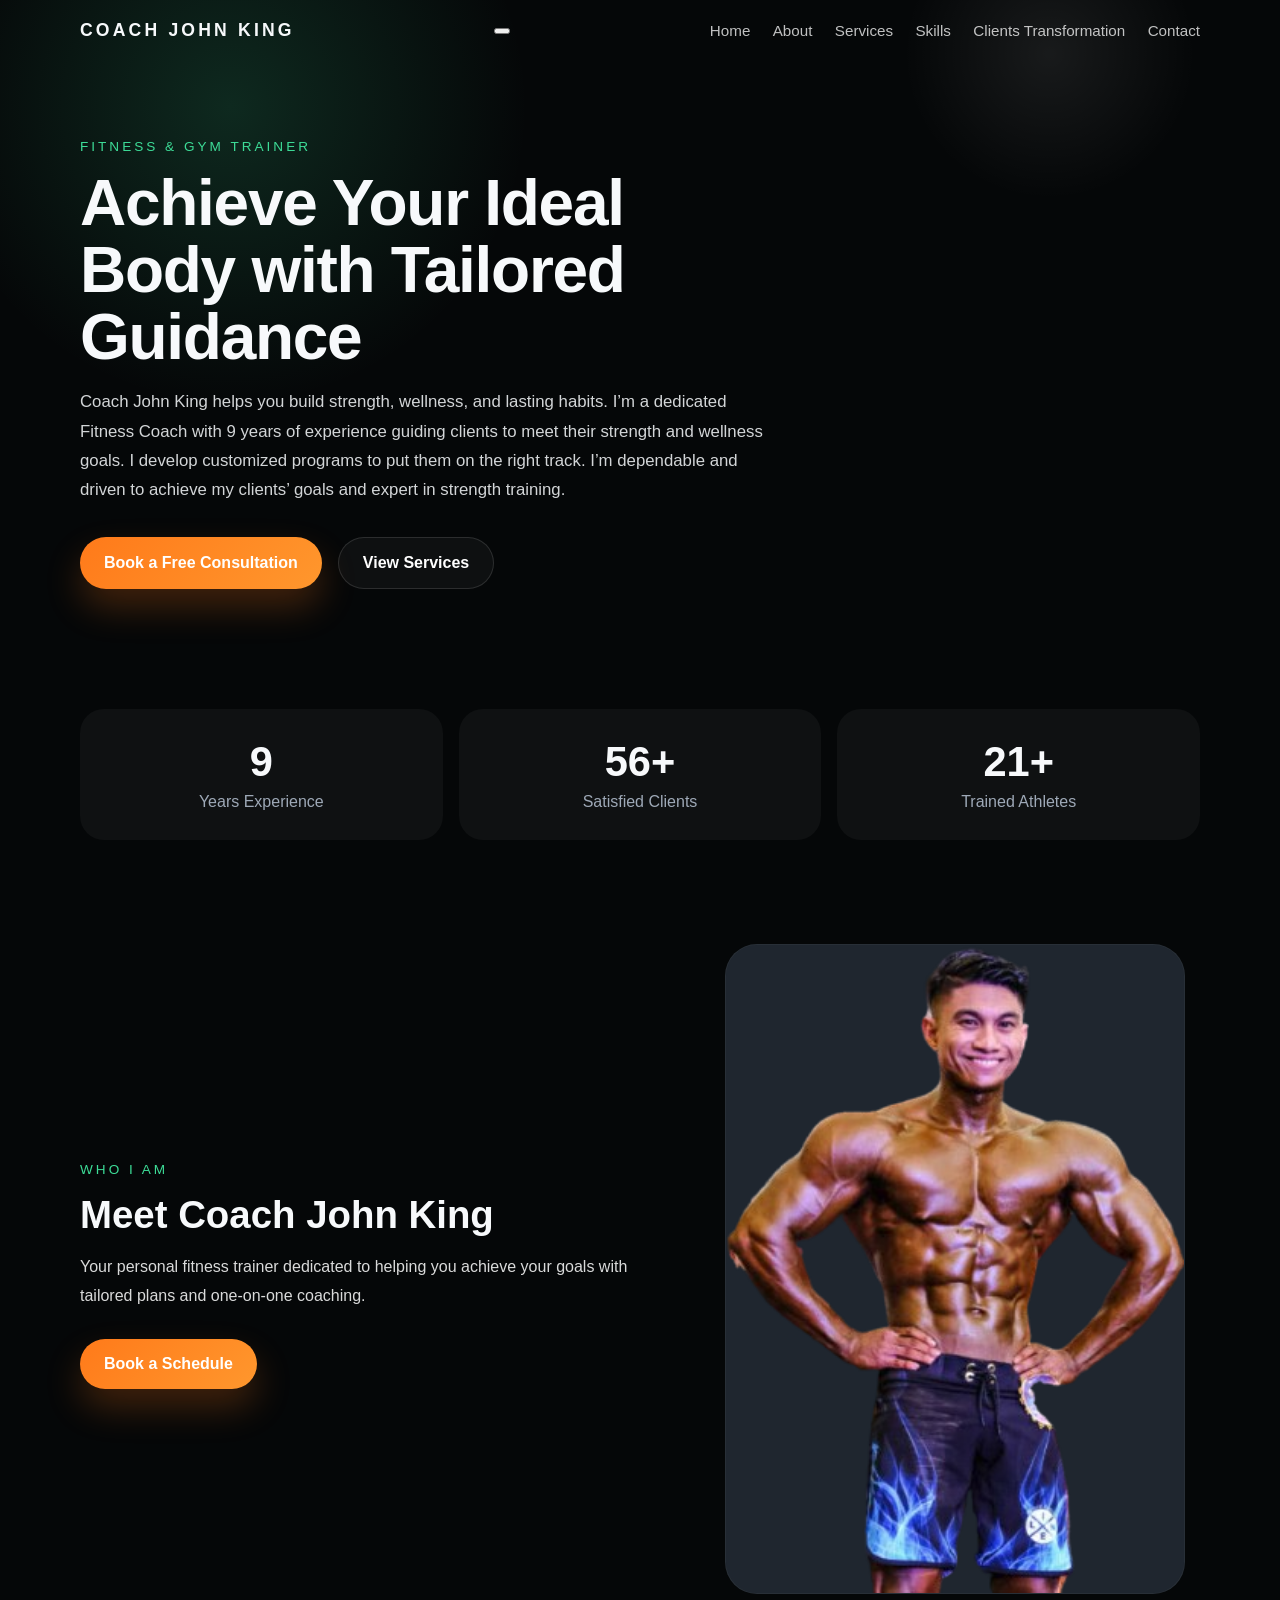
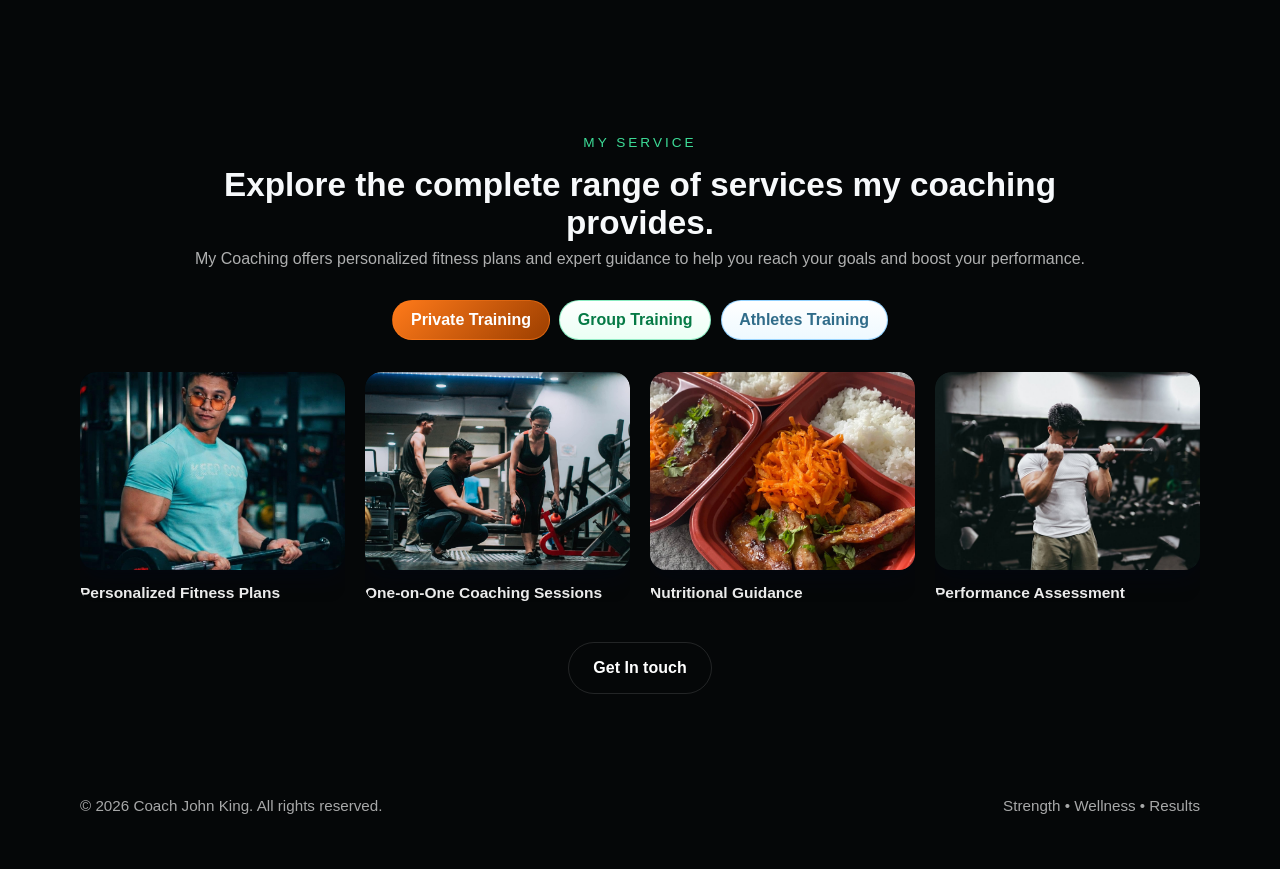
<file: index.html>
<!DOCTYPE html>
<html lang="en">
  <head>
    <meta charset="UTF-8" />
    <meta name="viewport" content="width=device-width, initial-scale=1.0" />
    <title>Coach John King | Fitness Coach Portfolio</title>
    <meta
      name="description"
      content="Coach John King is a dedicated fitness coach with 9 years of experience helping clients reach strength and wellness goals through tailored coaching and macro guidance."
    />
    <link rel="stylesheet" href="styles.css" />
  </head>
  <body>
    <header class="page-header">
      <div class="topbar container">
        <a class="brand" href="#home">Coach John King</a>
        <button id="nav-toggle" class="nav-toggle" aria-controls="main-nav" aria-expanded="false" aria-label="Toggle navigation">
          <span class="burger-line"></span>
          <span class="burger-line"></span>
          <span class="burger-line"></span>
        </button>
        <nav id="main-nav" class="topnav" role="navigation">
          <a href="#home">Home</a>
          <a href="#about">About</a>
          <a href="#services">Services</a>
          <a href="skills.html">Skills</a>
          <a href="clients-transformation.html">Clients Transformation</a>
          <a href="contact.html">Contact</a>
        </nav>
      </div>

      <section class="hero container" id="home">
        <div class="hero-copy">
          <p class="eyebrow">Fitness & Gym Trainer</p>
          <h1>Achieve Your Ideal Body with Tailored Guidance</h1>
          <p class="lead">
            Coach John King helps you build strength, wellness, and lasting habits.
            I’m a dedicated Fitness Coach with 9 years of experience guiding clients to meet their strength and wellness goals.
            I develop customized programs to put them on the right track. I’m dependable and driven to achieve my clients’ goals and expert in strength training.
          </p>
          <div class="hero-actions">
            <a class="btn btn-primary" href="contact.html">Book a Free Consultation</a>
            <a class="btn btn-secondary" href="#services">View Services</a>
          </div>
        </div>
      </section>
    </header>

    <main>
      <section class="stats container">
        <div class="stat-card">
          <strong>9</strong>
          <span>Years Experience</span>
        </div>
        <div class="stat-card">
          <strong>56+</strong>
          <span>Satisfied Clients</span>
        </div>
        <div class="stat-card">
          <strong>21+</strong>
          <span>Trained Athletes</span>
        </div>
      </section>

      <section id="about" class="about-section container">
        <div class="about-copy">
          <p class="eyebrow">Who I am</p>
          <h2>Meet Coach John King</h2>
          <p class="about-description">
            Your personal fitness trainer dedicated to helping you achieve your goals with tailored plans and one-on-one coaching.
          </p>
          <a class="btn btn-primary" href="contact.html">Book a Schedule</a>
        </div>
        <div class="about-card">
          <div class="about-card-inner">
            <div class="about-image">
              <img src="image-removebg-preview.png" alt="Coach John King" onload="this.nextElementSibling.style.display='none'" onerror="this.style.display='none'" />
              <div class="about-image-fallback">Coach image will appear here</div>
            </div>
          </div>
        </div>
      </section>

      <section id="services" class="section container services-section">
        <div class="services-header">
          <p class="eyebrow">My Service</p>
          <h2>Explore the complete range of services my coaching provides.</h2>
          <p class="services-sub">My Coaching offers personalized fitness plans and expert guidance to help you reach your goals and boost your performance.</p>

          <div class="service-filters">
            <a class="pill active" data-service="Private Training" href="contact.html?service=Private%20Training">Private Training</a>
            <a class="pill" data-service="Group Training" href="contact.html?service=Group%20Training">Group Training</a>
            <a class="pill" data-service="Athletes Training" href="contact.html?service=Athletes%20Training">Athletes Training</a>
          </div>
        </div>

        <div class="service-grid">
          <article class="service-card">
            <div class="service-thumb" style="background-image: url('jK.jpg')"></div>
            <div class="service-caption">Personalized Fitness Plans</div>
          </article>

          <article class="service-card">
            <div class="service-thumb" style="background-image: url('anj.jpg')"></div>
            <div class="service-caption">One-on-One Coaching Sessions</div>
          </article>

          <article class="service-card">
            <div class="service-thumb" style="background-image: url('food.jpg')"></div>
            <div class="service-caption">Nutritional Guidance</div>
          </article>

          <article class="service-card">
            <div class="service-thumb" style="background-image: url('kaito.jpg')"></div>
            <div class="service-caption">Performance Assessment</div>
          </article>
        </div>

        <div class="services-cta">
          <a class="btn btn-ghost" href="contact.html?service=Private%20Training">Get In touch</a>
        </div>
      </section>



    </main>

    <footer class="footer">
      <div class="container footer-content">
        <p>© <span id="year"></span> Coach John King. All rights reserved.</p>
        <p>Strength • Wellness • Results</p>
      </div>
    </footer>

    <script src="script.js"></script>
  </body>
</html>
</file>
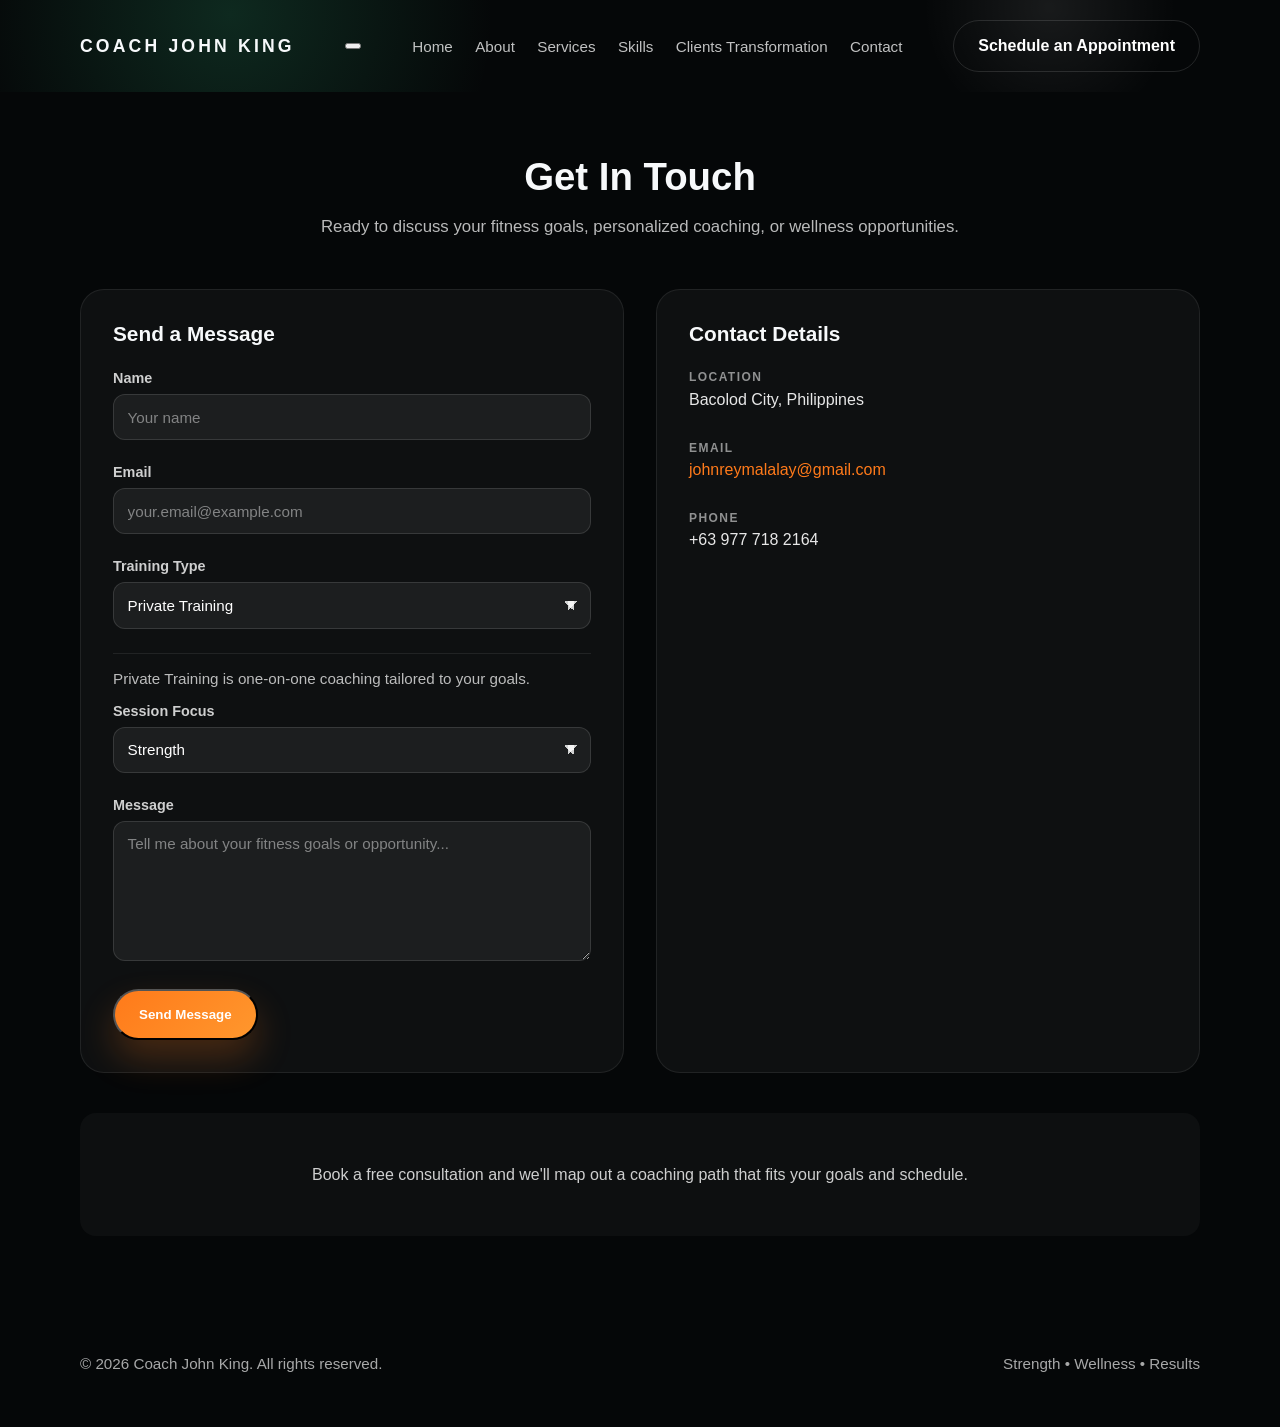
<file: contact.html>
<!DOCTYPE html>
<html lang="en">
  <head>
    <meta charset="UTF-8" />
    <meta name="viewport" content="width=device-width, initial-scale=1.0" />
    <title>Contact | Coach John King</title>
    <meta
      name="description"
      content="Get in touch with Coach John King for personalized fitness coaching and consultations."
    />
    <link rel="stylesheet" href="styles.css" />
  </head>
  <body>
    <header class="page-header">
      <div class="topbar container">
        <a class="brand" href="index.html">Coach John King</a>
        <button id="nav-toggle" class="nav-toggle" aria-controls="main-nav" aria-expanded="false" aria-label="Toggle navigation">
          <span class="burger-line"></span>
          <span class="burger-line"></span>
          <span class="burger-line"></span>
        </button>
        <nav id="main-nav" class="topnav" role="navigation">
          <a href="index.html">Home</a>
          <a href="index.html#about">About</a>
          <a href="index.html#services">Services</a>
          <a href="skills.html">Skills</a>
          <a href="clients-transformation.html">Clients Transformation</a>
          <a href="contact.html">Contact</a>
        </nav>
        <a class="btn btn-ghost" href="contact.html">Schedule an Appointment</a>
      </div>
    </header>

    <main>
      <section id="contact" class="section container contact-section">
        <div class="contact-header">
          <h2>Get In Touch</h2>
          <p class="contact-subtitle">Ready to discuss your fitness goals, personalized coaching, or wellness opportunities.</p>
        </div>

        <div class="contact-grid">
          <div class="contact-form-box">
            <h3>Send a Message</h3>
            <form id="contact-form" class="contact-form">
              <div class="form-group">
                <label>Name</label>
                <input type="text" name="name" placeholder="Your name" required />
              </div>
              <div class="form-group">
                <label>Email</label>
                <input type="email" name="email" placeholder="your.email@example.com" required />
              </div>
              <div class="form-group">
                <label>Training Type</label>
                <select id="service-select" name="service">
                  <option value="Private Training">Private Training</option>
                  <option value="Group Training">Group Training</option>
                  <option value="Athletes Training">Athletes Training</option>
                </select>
              </div>

              <div id="service-options" class="service-options">
                <div class="service-fields" data-service="Private Training">
                  <p class="field-note">Private Training is one-on-one coaching tailored to your goals.</p>
                  <div class="form-group">
                    <label>Session Focus</label>
                    <select name="privateFocus">
                      <option value="Strength">Strength</option>
                      <option value="Muscle Growth">Muscle Growth</option>
                      <option value="Mobility">Mobility</option>
                      <option value="Endurance">Endurance</option>
                    </select>
                  </div>
                </div>

                <div class="service-fields hidden" data-service="Group Training">
                  <p class="field-note">Group Training is ideal for friends, coworkers, or workout buddies.</p>
                  <div class="form-group">
                    <label>Group Size</label>
                    <select name="groupSize">
                      <option value="2-5">2-5 people</option>
                      <option value="6-10">6-10 people</option>
                      <option value="10+">10+ people</option>
                    </select>
                  </div>
                </div>

                <div class="service-fields hidden" data-service="Athletes Training">
                  <p class="field-note">Athlete Training supports sport-specific programs and performance goals.</p>
                  <div class="form-group">
                    <label>Sport or Discipline</label>
                    <input type="text" name="athleteSport" placeholder="e.g. basketball, track, football" />
                  </div>
                </div>
              </div>

              <div class="form-group">
                <label>Message</label>
                <textarea name="message" placeholder="Tell me about your fitness goals or opportunity..." rows="6" required></textarea>
              </div>
              <button type="submit" class="btn btn-primary">Send Message</button>
              <div id="form-success" class="form-success hidden">Thanks! Your request has been received.</div>
            </form>
          </div>

          <div class="contact-details-box">
            <h3>Contact Details</h3>
            <div class="detail-item">
              <p class="detail-label">LOCATION</p>
              <p class="detail-value">Bacolod City, Philippines</p>
            </div>
            <div class="detail-item">
              <p class="detail-label">EMAIL</p>
              <p class="detail-value"><a href="mailto:contact@coachjohnking.com">johnreymalalay@gmail.com</a></p>
            </div>
            <div class="detail-item">
              <p class="detail-label">PHONE</p>
              <p class="detail-value">+63 977 718 2164</p>
            </div>
          </div>
        </div>

        <div class="contact-consultation">
          <p>Book a free consultation and we'll map out a coaching path that fits your goals and schedule.</p>
        </div>
      </section>
    </main>

    <footer class="footer">
      <div class="container footer-content">
        <p>© <span id="year"></span> Coach John King. All rights reserved.</p>
        <p>Strength • Wellness • Results</p>
      </div>
    </footer>

    <script src="script.js"></script>
  </body>
</html>
</file>
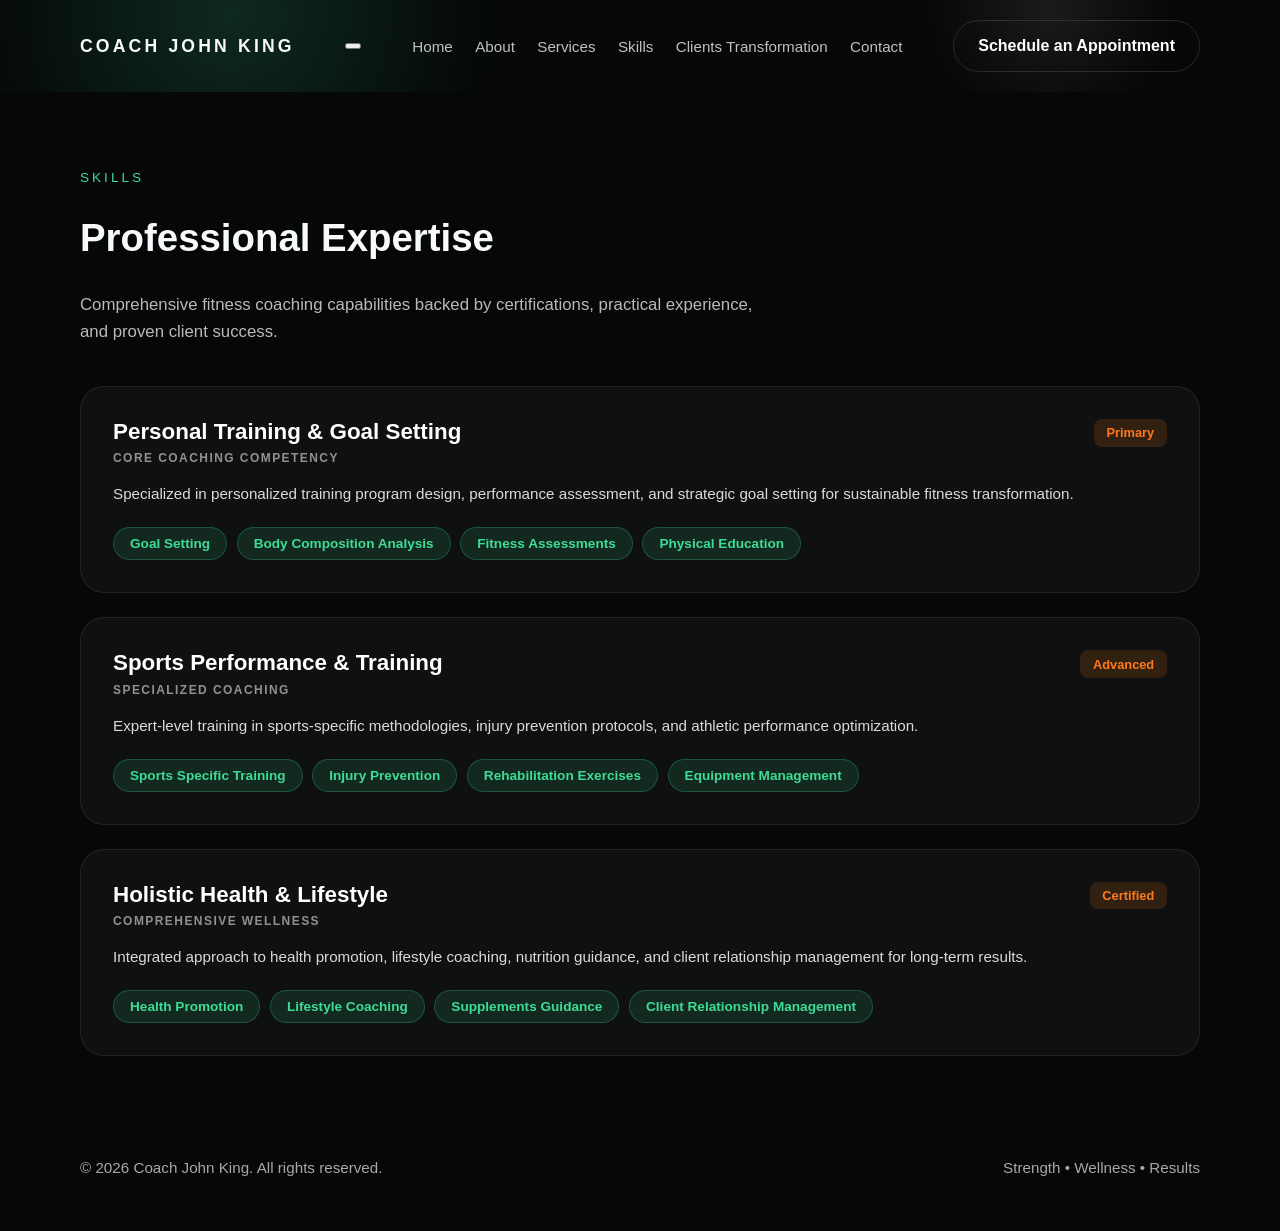
<file: skills.html>
<!DOCTYPE html>
<html lang="en">
  <head>
    <meta charset="UTF-8" />
    <meta name="viewport" content="width=device-width, initial-scale=1.0" />
    <title>Skills | Coach John King</title>
    <meta
      name="description"
      content="Coach John King's professional skills and expertise in fitness coaching."
    />
    <link rel="stylesheet" href="styles.css" />
  </head>
  <body>
    <header class="page-header">
      <div class="topbar container">
        <a class="brand" href="index.html">Coach John King</a>
        <button id="nav-toggle" class="nav-toggle" aria-controls="main-nav" aria-expanded="false" aria-label="Toggle navigation">
          <span class="burger-line"></span>
          <span class="burger-line"></span>
          <span class="burger-line"></span>
        </button>
        <nav id="main-nav" class="topnav" role="navigation">
          <a href="index.html">Home</a>
          <a href="index.html#about">About</a>
          <a href="index.html#services">Services</a>
          <a href="skills.html">Skills</a>
          <a href="clients-transformation.html">Clients Transformation</a>
          <a href="contact.html">Contact</a>
        </nav>
        <a class="btn btn-ghost" href="contact.html">Schedule an Appointment</a>
      </div>
    </header>

    <main>
      <section id="skills" class="section alt-section container">
        <div class="section-heading">
          <p class="eyebrow">Skills</p>
          <h2>Professional Expertise</h2>
          <p class="section-description">Comprehensive fitness coaching capabilities backed by certifications, practical experience, and proven client success.</p>
        </div>
        
        <div class="experience-cards">
          <div class="experience-card">
            <div class="card-header">
              <div>
                <h3>Personal Training & Goal Setting</h3>
                <p class="card-subtitle">CORE COACHING COMPETENCY</p>
              </div>
              <span class="card-year">Primary</span>
            </div>
            <p class="card-description">Specialized in personalized training program design, performance assessment, and strategic goal setting for sustainable fitness transformation.</p>
            <div class="card-tags">
              <span class="tag">Goal Setting</span>
              <span class="tag">Body Composition Analysis</span>
              <span class="tag">Fitness Assessments</span>
              <span class="tag">Physical Education</span>
            </div>
          </div>

          <div class="experience-card">
            <div class="card-header">
              <div>
                <h3>Sports Performance & Training</h3>
                <p class="card-subtitle">SPECIALIZED COACHING</p>
              </div>
              <span class="card-year">Advanced</span>
            </div>
            <p class="card-description">Expert-level training in sports-specific methodologies, injury prevention protocols, and athletic performance optimization.</p>
            <div class="card-tags">
              <span class="tag">Sports Specific Training</span>
              <span class="tag">Injury Prevention</span>
              <span class="tag">Rehabilitation Exercises</span>
              <span class="tag">Equipment Management</span>
            </div>
          </div>

          <div class="experience-card">
            <div class="card-header">
              <div>
                <h3>Holistic Health & Lifestyle</h3>
                <p class="card-subtitle">COMPREHENSIVE WELLNESS</p>
              </div>
              <span class="card-year">Certified</span>
            </div>
            <p class="card-description">Integrated approach to health promotion, lifestyle coaching, nutrition guidance, and client relationship management for long-term results.</p>
            <div class="card-tags">
              <span class="tag">Health Promotion</span>
              <span class="tag">Lifestyle Coaching</span>
              <span class="tag">Supplements Guidance</span>
              <span class="tag">Client Relationship Management</span>
            </div>
          </div>
        </div>
      </section>

    </main>

    <footer class="footer">
      <div class="container footer-content">
        <p>© <span id="year"></span> Coach John King. All rights reserved.</p>
        <p>Strength • Wellness • Results</p>
      </div>
    </footer>

    <script src="script.js"></script>
  </body>
</html>
</file>
<file: styles.css>
:root {
  --bg: #050708;
  --bg-soft: #0b1722;
  --text: #f7f9fb;
  --muted: #9ea9b7;
  --accent: #ff7a1a;
  --accent-2: #3ddc97;
  --surface: rgba(255, 255, 255, 0.04);
  --border: rgba(255, 255, 255, 0.12);
}

* {
  box-sizing: border-box;
}

html {
  scroll-behavior: smooth;
}

body {
  margin: 0;
  font-family: 'Inter', Arial, Helvetica, sans-serif;
  color: var(--text);
  background: var(--bg);
}

a {
  color: inherit;
  text-decoration: none;
}

img {
  max-width: 100%;
  display: block;
}

.container {
  width: min(1120px, calc(100% - 2rem));
  margin: 0 auto;
}

.page-header {
  position: relative;
  z-index: 1;
  padding-bottom: 0;
  overflow: hidden;
}

.page-header::before {
  content: '';
  position: absolute;
  inset: 0;
  background: radial-gradient(circle at 18% 16%, rgba(61, 220, 151, 0.16), transparent 25%),
    radial-gradient(circle at 82% 8%, rgba(255, 255, 255, 0.08), transparent 12%),
    linear-gradient(180deg, rgba(5, 7, 8, 0.92), rgba(5, 7, 8, 0.96));
  z-index: -1;
}

.topbar {
  display: flex;
  align-items: center;
  justify-content: space-between;
  gap: 1rem;
  padding: 1.25rem 0;
}

.brand {
  font-weight: 800;
  letter-spacing: 0.18em;
  text-transform: uppercase;
  font-size: 1.1rem;
}

.topnav {
  display: flex;
  align-items: center;
  gap: 1.4rem;
  flex-wrap: wrap;
}

.topnav a {
  color: rgba(255, 255, 255, 0.75);
  transition: color 0.2s ease;
  font-size: 0.95rem;
}

.topnav a:hover {
  color: #fff;
}

.hero {
  display: grid;
  grid-template-columns: 1.3fr 0.7fr;
  gap: 2rem;
  align-items: center;
  padding: 4rem 0 5rem;
  min-height: 560px;
}

.hero-copy {
  max-width: 760px;
  padding-right: 1rem;
}

.eyebrow {
  color: var(--accent-2);
  font-size: 0.85rem;
  letter-spacing: 0.22em;
  text-transform: uppercase;
  margin-bottom: 1rem;
}

h1 {
  font-size: clamp(2.5rem, 5vw, 4.8rem);
  line-height: 1.05;
  margin: 0 0 1rem;
  letter-spacing: -0.02em;
}

.lead {
  max-width: 700px;
  margin: 0;
  color: rgba(247, 249, 251, 0.85);
  font-size: 1.05rem;
  line-height: 1.75;
}

.hero-actions {
  display: flex;
  flex-wrap: wrap;
  gap: 1rem;
  margin-top: 2rem;
}

.btn {
  display: inline-flex;
  align-items: center;
  justify-content: center;
  border-radius: 999px;
  font-weight: 700;
  padding: 1rem 1.5rem;
}

.btn-primary {
  background: linear-gradient(135deg, var(--accent), #ff972d);
  color: #fff;
  box-shadow: 0 18px 36px rgba(255, 122, 26, 0.24);
}

.btn-secondary,
.btn-ghost {
  border: 1px solid var(--border);
  background: var(--surface);
  color: #fff;
}

.btn-ghost {
  background: transparent;
}

.hero-panel {
  display: flex;
  justify-content: flex-end;
}

.hero-panel-card {
  width: 100%;
  max-width: 380px;
  background: rgba(255, 255, 255, 0.05);
  border: 1px solid var(--border);
  border-radius: 28px;
  padding: 2rem;
  backdrop-filter: blur(18px);
}

.hero-panel-list {
  margin: 1.5rem 0 0;
  padding: 0;
  list-style: none;
  display: grid;
  gap: 1rem;
}

.hero-panel-list li {
  color: rgba(247, 249, 251, 0.92);
  font-size: 1rem;
  line-height: 1.9;
}

.stats {
  display: grid;
  grid-template-columns: repeat(3, minmax(0, 1fr));
  gap: 1rem;
  padding: 2.5rem 0;
}

.stat-card {
  background: rgba(255, 255, 255, 0.04);
  border-radius: 24px;
  padding: 1.8rem;
  text-align: center;
}

.stat-card strong {
  display: block;
  font-size: 2.6rem;
  margin-bottom: 0.45rem;
}

.stat-card span {
  color: var(--muted);
}

.about-section {
  display: grid;
  grid-template-columns: 1.1fr 0.9fr;
  gap: 2rem;
  align-items: center;
  padding: 4rem 0;
}

.about-copy h2 {
  font-size: clamp(2rem, 3vw, 3rem);
  margin: 0.75rem 0 1rem;
}

.about-description {
  color: rgba(255, 255, 255, 0.85);
  margin-bottom: 1.75rem;
  line-height: 1.8;
}

.about-card {
  display: flex;
  justify-content: center;
}

.about-card-inner {
  width: min(100%, 460px);
  min-height: 360px;
  border-radius: 32px;
  overflow: hidden;
  border: 1px solid rgba(255, 255, 255, 0.08);
  background: #161d26;
}

.about-image {
  width: 100%;
  height: 100%;
  position: relative;
  background: rgba(255, 255, 255, 0.04);
}

.about-image img {
  width: 100%;
  height: 100%;
  object-fit: cover;
  display: block;
}

.about-image-fallback,
.about-image::after {
  display: none;
}

.section {
  padding: 4rem 0;
}



.section-heading {
  margin-bottom: 2rem;
}

.section-description {
  color: rgba(255, 255, 255, 0.72);
  font-size: 1.05rem;
  max-width: 680px;
  margin: 0.75rem 0 0;
  line-height: 1.6;
}

.experience-cards {
  display: flex;
  flex-direction: column;
  gap: 1.5rem;
  margin-top: 2.5rem;
}

.experience-card {
  background: rgba(255, 255, 255, 0.04);
  border-radius: 24px;
  padding: 2rem;
  border: 1px solid rgba(255, 255, 255, 0.08);
  transition: transform 0.25s ease, border-color 0.25s ease;
}

.experience-card:hover {
  transform: translateY(-4px);
  border-color: rgba(255, 255, 255, 0.14);
}

.card-header {
  display: flex;
  justify-content: space-between;
  align-items: flex-start;
  margin-bottom: 1rem;
}

.card-header h3 {
  font-size: 1.4rem;
  margin: 0 0 0.4rem;
  color: #fff;
}

.card-subtitle {
  font-size: 0.75rem;
  letter-spacing: 0.12em;
  text-transform: uppercase;
  color: rgba(255, 255, 255, 0.54);
  margin: 0;
  font-weight: 700;
}

.card-year {
  background: rgba(255, 122, 26, 0.15);
  color: var(--accent);
  padding: 0.4rem 0.8rem;
  border-radius: 8px;
  font-size: 0.8rem;
  font-weight: 700;
  white-space: nowrap;
}

.card-description {
  color: rgba(255, 255, 255, 0.85);
  margin: 0 0 1.25rem;
  line-height: 1.7;
  font-size: 0.95rem;
}

.card-tags {
  display: flex;
  flex-wrap: wrap;
  gap: 0.6rem;
}

.tag {
  background: rgba(61, 220, 151, 0.12);
  color: var(--accent-2);
  padding: 0.5rem 1rem;
  border-radius: 999px;
  font-size: 0.85rem;
  font-weight: 600;
  border: 1px solid rgba(61, 220, 151, 0.25);
}

@media (max-width: 768px) {
  .experience-card {
    padding: 1.5rem;
  }

  .card-header {
    flex-direction: column;
    gap: 0.75rem;
  }

  .card-year {
    align-self: flex-start;
  }
}

.transformation-section {
  padding-top: 3rem;
}

.transformation-heading {
  max-width: 820px;
  margin-bottom: 2rem;
}

.transformation-heading h2 {
  font-size: clamp(2rem, 3vw, 3rem);
  line-height: 1.11;
  margin: 0 0 0.75rem;
}

.transformation-spotlight {
  display: grid;
  grid-template-columns: minmax(280px, 0.88fr) minmax(420px, 1.2fr);
  gap: 2rem;
  align-items: center;
  margin-bottom: 2rem;
  padding: 1rem;
  background: linear-gradient(180deg, rgba(255, 255, 255, 0.08), rgba(255, 255, 255, 0.03));
  border-radius: 28px;
  border: 1px solid rgba(255, 255, 255, 0.12);
}

.spotlight-image {
  min-height: 280px;
  max-width: 380px;
  width: 100%;
  justify-self: center;
  border-radius: 24px;
  overflow: hidden;
  background: #111;
  border: 1px solid rgba(255, 255, 255, 0.12);
}

.spotlight-image img {
  width: 100%;
  height: 280px;
  min-height: 280px;
  object-fit: cover;
}

.spotlight-copy {
  padding: 1rem;
}

.spotlight-copy h3 {
  margin: 0 0 1rem;
  font-size: clamp(1.7rem, 2.4vw, 2.4rem);
  line-height: 1.1;
}

.spotlight-copy p {
  color: rgba(255, 255, 255, 0.78);
  line-height: 1.8;
  margin-bottom: 1.5rem;
}

.transformation-grid {
  display: grid;
  grid-template-columns: repeat(3, minmax(0, 1fr));
  gap: 1.4rem;
}

@media (max-width: 900px) {
  .transformation-spotlight {
    grid-template-columns: 1fr;
  }

  .spotlight-copy {
    padding: 0.5rem 1rem 1rem;
  }

  .spotlight-image {
    max-width: 100%;
  }

  .transformation-grid {
    grid-template-columns: 1fr;
  }
}

@media (max-width: 560px) {
  .transformation-section {
    padding-top: 2rem;
  }

  .transformation-spotlight {
    padding: 0.75rem;
  }

  .spotlight-copy h3 {
    font-size: 1.8rem;
  }

  .spotlight-image img {
    min-height: 230px;
  }

  .transformation-copy {
    padding: 1rem;
  }
}

.transformation-card {
  background: rgba(255, 255, 255, 0.04);
  border-radius: 24px;
  overflow: hidden;
  border: 1px solid rgba(255, 255, 255, 0.08);
  transition: transform 0.25s ease, border-color 0.25s ease;
}

.transformation-card:hover {
  transform: translateY(-5px);
  border-color: rgba(255, 122, 26, 0.36);
}

.transformation-image {
  width: 100%;
  max-width: 360px;
  aspect-ratio: 4 / 3;
  overflow: hidden;
  background: #111;
  margin: 0 auto;
}

.transformation-image img {
  width: 100%;
  height: 100%;
  object-fit: cover;
}

.transformation-copy {
  padding: 1.35rem;
}

.transformation-copy h3 {
  margin: 0 0 0.75rem;
  font-size: 1.26rem;
}

.transformation-copy p {
  margin: 0;
  color: rgba(255, 255, 255, 0.75);
  line-height: 1.7;
}

@media (max-width: 900px) {
  .transformation-grid {
    grid-template-columns: 1fr;
  }
}

/* Services section (reference-style) */
.services-section .services-header {
  text-align: center;
  max-width: 920px;
  margin: 0 auto 2rem;
}

.services-section .services-header h2 {
  font-size: clamp(1.6rem, 2.6vw, 2.4rem);
  margin: 0.5rem 0 0.5rem;
  line-height: 1.12;
}

.services-section .services-sub {
  color: rgba(255,255,255,0.68);
  margin-top: 0.6rem;
  margin-bottom: 1rem;
}

.service-filters {
  display: inline-flex;
  gap: 0.6rem;
  margin-top: 1rem;
}

.pill {
  position: relative;
  display: inline-flex;
  align-items: center;
  justify-content: center;
  padding: 0.6rem 1.1rem;
  border-radius: 999px;
  border: 1px solid rgba(0,0,0,0.08);
  background: #fff;
  color: #222;
  font-weight: 700;
  cursor: pointer;
  text-decoration: none;
  transition: transform 180ms ease, box-shadow 180ms ease, background 180ms ease, color 180ms ease, border-color 180ms ease;
}

.pill::after {
  content: '';
  position: absolute;
  inset: -4px;
  border-radius: inherit;
  border: 1px solid transparent;
  pointer-events: none;
  transition: all 180ms ease;
}

.pill:hover,
.pill:focus {
  transform: translateY(-2px);
  outline: none;
}

.pill:hover::after,
.pill:focus::after {
  inset: -4px;
  border-color: currentColor;
  opacity: 1;
}

.pill:hover {
  box-shadow: 0 0 0 2px rgba(255, 255, 255, 0.55) inset, 0 0 10px rgba(255, 255, 255, 0.55);
}

.pill.active {
  background: #111;
  color: #fff;
  border: 1px solid rgba(255,255,255,0.06);
}

.pill[data-service="Private Training"] {
  background: linear-gradient(180deg, #fff, #fff2e8);
  color: #b45400;
  border-color: rgba(255, 122, 26, 0.55);
}

.pill[data-service="Private Training"]:hover,
.pill[data-service="Private Training"]:focus {
  background: linear-gradient(180deg, #ff8d20, #753600);
  color: #fff;
  border-color: #ffba79;
  box-shadow: 0 0 0 2px rgba(255,255,255,0.8) inset, 0 0 12px 2px rgba(255, 122, 26, 0.88), 0 0 18px rgba(255, 122, 26, 0.5);
}

.pill[data-service="Group Training"] {
  background: linear-gradient(180deg, #fff, #eafff4);
  color: #057a45;
  border-color: rgba(61, 220, 151, 0.55);
}

.pill[data-service="Group Training"]:hover,
.pill[data-service="Group Training"]:focus {
  background: linear-gradient(180deg, #3ddc97, #075734);
  color: #fff;
  border-color: #8effbd;
  box-shadow: 0 0 0 2px rgba(255,255,255,0.8) inset, 0 0 12px 2px rgba(61, 220, 151, 0.86), 0 0 18px rgba(61, 220, 151, 0.5);
}

.pill[data-service="Athletes Training"] {
  background: linear-gradient(180deg, #fff, #eef9ff);
  color: #306c8a;
  border-color: rgba(74, 179, 255, 0.55);
}

.pill[data-service="Athletes Training"]:hover,
.pill[data-service="Athletes Training"]:focus {
  background: linear-gradient(180deg, #55baff, #14578b);
  color: #fff;
  border-color: #b8eaff;
  box-shadow: 0 0 0 2px rgba(255,255,255,0.8) inset, 0 0 12px 2px rgba(74, 179, 255, 0.88), 0 0 18px rgba(74, 179, 255, 0.5);
}

.pill[data-service="Private Training"].active {
  background: linear-gradient(135deg, #ff7a1a, #9d3f00);
  color: #fff;
}

.pill[data-service="Group Training"].active {
  background: linear-gradient(135deg, #3ddc97, #0d5d38);
  color: #fff;
}

.pill[data-service="Athletes Training"].active {
  background: linear-gradient(135deg, #4abaff, #11577f);
  color: #fff;
}

.service-grid {
  display: grid;
  grid-template-columns: repeat(4, minmax(0, 1fr));
  gap: 1.25rem;
  margin-top: 2rem;
  align-items: start;
}

.service-card {
  background: transparent;
  border-radius: 16px;
  overflow: hidden;
  display: flex;
  flex-direction: column;
  align-items: stretch;
}

.service-thumb {
  width: 100%;
  aspect-ratio: 4 / 3;
  background-size: cover;
  background-position: center;
  border-radius: 16px;
  box-shadow: 0 8px 24px rgba(2,6,23,0.45);
}

.service-caption {
  margin-top: 0.85rem;
  text-align: left;
  color: rgba(255,255,255,0.92);
  font-weight: 700;
  font-size: 0.97rem;
}

.services-cta {
  display: flex;
  justify-content: center;
  margin-top: 2.5rem;
}

@media (max-width: 1024px) {
  .service-grid { grid-template-columns: repeat(2, minmax(0, 1fr)); }
}

@media (max-width: 560px) {
  .service-grid { grid-template-columns: 1fr; }
  .services-section .services-header h2 { font-size: 1.4rem; }
  .service-filters { flex-wrap: wrap; justify-content: center; }
}

@media (max-width: 700px) {
  .topbar {
    flex-direction: column;
    align-items: stretch;
  }

  .topnav {
    flex-direction: column;
    align-items: stretch;
    width: 100%;
    gap: 0.55rem;
  }

  .topnav a {
    display: block;
    width: 100%;
    text-align: center;
    padding: 0.7rem 0.85rem;
    border-radius: 14px;
    background: rgba(255, 255, 255, 0.05);
  }

  .topbar .btn {
    width: 100%;
    margin-top: 0.8rem;
  }

  /* Hide topnav by default on small screens; show via .open class */
  .topnav {
    display: none;
  }

  .topbar.open .topnav {
    display: flex;
    position: absolute;
    top: 72px;
    left: 0;
    right: 0;
    background: linear-gradient(180deg, rgba(5,7,8,0.98), rgba(11,23,34,0.98));
    padding: 1rem;
    flex-direction: column;
    gap: 0.6rem;
    z-index: 60;
    border-bottom: 1px solid rgba(255,255,255,0.04);
  }

  .nav-toggle {
    display: inline-flex;
    width: 44px;
    height: 44px;
    align-items: center;
    justify-content: center;
    background: transparent;
    border: 1px solid rgba(255,255,255,0.06);
    border-radius: 10px;
    margin-left: auto;
    cursor: pointer;
  }

  .nav-toggle .burger-line {
    display: block;
    width: 18px;
    height: 2px;
    background: #fff;
    margin: 2px 0;
  }

  /* Ensure nav links in mobile are prominent */
  .topbar.open .topnav a {
    padding: 0.75rem 1rem;
    background: rgba(255,255,255,0.02);
    border-radius: 10px;
  }

  .hero {
    padding: 2rem 0 3rem;
    min-height: auto;
  }

  .hero-copy {
    padding-right: 0;
    text-align: center;
  }

  .hero-copy h1 {
    font-size: clamp(2rem, 8vw, 3rem);
  }

  .hero-actions {
    flex-direction: column;
  }

  .hero-actions .btn {
    width: 100%;
  }

  .stats {
    grid-template-columns: 1fr;
  }

  .about-section {
    padding-top: 2rem;
  }

  .about-copy {
    text-align: center;
  }

  .about-copy .btn {
    width: 100%;
  }

  .service-filters {
    display: flex;
    flex-direction: column;
    align-items: stretch;
    gap: 0.75rem;
  }

  .pill {
    width: 100%;
  }

  .service-grid {
    grid-template-columns: 1fr;
    gap: 1rem;
  }

  .services-cta {
    margin-top: 2rem;
  }

  .services-cta a {
    width: 100%;
  }
}

/* Image expander / lightbox styles */
.image-expander {
  position: fixed;
  inset: 0;
  background: rgba(2,6,23,0.85);
  display: none;
  align-items: center;
  justify-content: center;
  z-index: 9999;
}
.image-expander.open {
  display: flex;
}
.expander-inner {
  position: relative;
  max-width: 92vw;
  max-height: 92vh;
  width: min(1100px, 95%);
  background: transparent;
  display: grid;
  gap: 1rem;
}
.expander-media {
  display: flex;
  align-items: center;
  justify-content: center;
  max-height: calc(92vh - 120px);
}
.expander-media img {
  max-width: 100%;
  max-height: 80vh;
  border-radius: 12px;
  box-shadow: 0 18px 40px rgba(0,0,0,0.6);
}
.expander-copy {
  color: rgba(255,255,255,0.9);
  max-height: 180px;
  overflow: auto;
  font-size: 0.97rem;
}
.expander-close {
  position: absolute;
  right: -8px;
  top: -8px;
  background: rgba(0,0,0,0.5);
  color: #fff;
  border: 1px solid rgba(255,255,255,0.08);
  width: 40px;
  height: 40px;
  border-radius: 999px;
  font-size: 18px;
  display: inline-flex;
  align-items: center;
  justify-content: center;
  cursor: pointer;
}
.expander-close:focus {
  outline: 2px solid rgba(255,255,255,0.12);
}

@media (max-width: 560px) {
  .expander-copy { display: none; }
  .expander-media img { max-height: 70vh; }
}

/* Image expander panel (right-side detail view) */
.expander-panel {
  position: fixed;
  right: 0;
  top: 0;
  height: 100%;
  width: 44%;
  max-width: 680px;
  min-width: 320px;
  background: #0b1114;
  box-shadow: -24px 0 48px rgba(2,6,23,0.6);
  transform: translateX(110%);
  transition: transform 260ms ease;
  z-index: 1200;
  display: flex;
  flex-direction: column;
  overflow: auto;
  border-left: 1px solid rgba(255,255,255,0.04);
}

.expander-panel.open {
  transform: translateX(0);
}

.expander-close {
  background: transparent;
  border: none;
  color: var(--text);
  padding: 1rem;
  font-size: 1.4rem;
  align-self: flex-end;
  cursor: pointer;
}

.expander-inner {
  display: flex;
  gap: 1rem;
  padding: 1rem 1.25rem 2rem 1.25rem;
  align-items: flex-start;
}

.expander-media {
  flex: 0 0 55%;
}

.expander-media img {
  width: 100%;
  height: auto;
  display: block;
  border-radius: 8px;
  object-fit: contain;
  background: #000;
}

.expander-copy {
  flex: 1 1 45%;
  color: rgba(255,255,255,0.92);
  padding-top: 0.25rem;
}

@media (max-width: 1100px) {
  .expander-panel { width: 58%; }
}

@media (max-width: 900px) {
  .expander-panel { position: fixed; left: 50%; top: 10%; transform: translateX(-50%) translateY(0); width: 90%; height: auto; max-height: 80%; border-left: none; border-radius: 12px; }
  .expander-inner { flex-direction: column; }
  .expander-media { width: 100%; }
}


.section-heading h2 {
  font-size: clamp(2rem, 3vw, 3rem);
}

.card-grid {
  display: grid;
  grid-template-columns: repeat(3, minmax(0, 1fr));
  gap: 1.25rem;
}

.card {
  padding: 2rem;
  border-radius: 28px;
  background: rgba(255, 255, 255, 0.04);
  border: 1px solid rgba(255, 255, 255, 0.08);
  min-height: 260px;
  transition: transform 0.25s ease, border-color 0.25s ease;
}

.card:hover {
  transform: translateY(-6px);
  border-color: rgba(255, 255, 255, 0.14);
}

.card-icon {
  width: 3rem;
  height: 3rem;
  display: inline-flex;
  align-items: center;
  justify-content: center;
  border-radius: 16px;
  font-size: 1.4rem;
  background: rgba(255, 255, 255, 0.08);
}

.results-grid {
  display: grid;
  grid-template-columns: repeat(4, minmax(0, 1fr));
  gap: 1rem;
}

.stat {
  padding: 1.5rem;
  background: rgba(255, 255, 255, 0.03);
  border-radius: 24px;
  display: flex;
  align-items: center;
  justify-content: center;
  min-height: 120px;
  text-align: center;
  border: none !important;
  box-shadow: none !important;
}

.contact-section {
  padding: 4rem 0 5rem;
}

.contact-header {
  text-align: center;
  margin-bottom: 3rem;
}

.contact-header h2 {
  font-size: clamp(2rem, 3vw, 3rem);
  margin: 0 0 1rem;
  line-height: 1.1;
}

.contact-subtitle {
  color: rgba(255, 255, 255, 0.72);
  font-size: 1.05rem;
  max-width: 680px;
  margin: 0 auto;
  line-height: 1.6;
}

.contact-grid {
  display: grid;
  grid-template-columns: 1fr 1fr;
  gap: 2rem;
  margin-bottom: 2.5rem;
}

.contact-form-box,
.contact-details-box {
  background: rgba(255, 255, 255, 0.04);
  border: 1px solid rgba(255, 255, 255, 0.08);
  border-radius: 24px;
  padding: 2rem;
}

.contact-form-box h3,
.contact-details-box h3 {
  font-size: 1.3rem;
  margin: 0 0 1.5rem;
}

.form-group {
  margin-bottom: 1.5rem;
}

.form-group label {
  display: block;
  font-size: 0.9rem;
  font-weight: 700;
  color: rgba(255, 255, 255, 0.8);
  margin-bottom: 0.5rem;
}

.form-group input,
.form-group textarea,
.form-group select {
  width: 100%;
  padding: 0.85rem;
  background: rgba(255, 255, 255, 0.06);
  border: 1px solid rgba(255, 255, 255, 0.12);
  border-radius: 12px;
  color: #fff;
  font-family: inherit;
  font-size: 0.95rem;
}

.form-group select {
  appearance: none;
  background-color: rgba(255, 255, 255, 0.06);
  background-image: linear-gradient(45deg, transparent 50%, rgba(255,255,255,0.8) 50%), linear-gradient(135deg, rgba(255,255,255,0.8) 50%, transparent 50%);
  background-position: calc(100% - 1rem) center, calc(100% - 0.75rem) center;
  background-size: 10px 10px, 10px 10px;
  background-repeat: no-repeat;
  color: #fff;
  caret-color: #fff;
}

.form-group select option {
  color: #111;
  background-color: #fff;
}

.form-group input:hover,
.form-group textarea:hover,
.form-group select:hover {
  border-color: rgba(255, 122, 26, 0.45);
}

.form-group input:focus,
.form-group textarea:focus,
.form-group select:focus {
  outline: none;
  border-color: rgba(255, 122, 26, 0.8);
  box-shadow: 0 0 0 4px rgba(255, 122, 26, 0.12);
  background: rgba(255, 255, 255, 0.12);
}

.form-group input::placeholder,
.form-group textarea::placeholder {
  color: rgba(255, 255, 255, 0.45);
}

.form-group input:focus,
.form-group textarea:focus {
  outline: none;
  border-color: rgba(255, 122, 26, 0.4);
  background: rgba(255, 122, 26, 0.08);
}

.form-group textarea {
  resize: vertical;
  min-height: 140px;
}

.hidden {
  display: none !important;
}

.service-options {
  margin-top: 1rem;
  padding-top: 1rem;
  border-top: 1px solid rgba(255, 255, 255, 0.08);
}

.service-fields {
  display: grid;
  gap: 1rem;
}

.field-note {
  color: rgba(255, 255, 255, 0.72);
  font-size: 0.95rem;
  margin: 0;
}

.form-success {
  margin-top: 1.25rem;
  padding: 1rem 1.25rem;
  border-radius: 14px;
  background: rgba(0, 255, 128, 0.08);
  border: 1px solid rgba(0, 255, 128, 0.18);
  color: #e8ffed;
}

.detail-item {
  margin-bottom: 2rem;
}

.detail-label {
  font-size: 0.75rem;
  letter-spacing: 0.12em;
  text-transform: uppercase;
  color: rgba(255, 255, 255, 0.54);
  margin-bottom: 0.4rem;
  font-weight: 700;
}

.detail-value {
  font-size: 1rem;
  color: rgba(255, 255, 255, 0.9);
  margin: 0;
}

.detail-value a {
  color: var(--accent);
  text-decoration: none;
  transition: opacity 0.2s ease;
}

.detail-value a:hover {
  opacity: 0.8;
}

.contact-consultation {
  text-align: center;
  padding: 2rem;
  background: rgba(255, 255, 255, 0.03);
  border-radius: 16px;
  color: rgba(255, 255, 255, 0.8);
  line-height: 1.7;
}

@media (max-width: 768px) {
  .contact-grid {
    grid-template-columns: 1fr;
  }
}

.footer {
  padding: 1.5rem 0 2.5rem;
}

.footer-content {
  display: flex;
  justify-content: space-between;
  flex-wrap: wrap;
  gap: 0.75rem;
  color: rgba(255, 255, 255, 0.65);
  font-size: 0.95rem;
}

@media (max-width: 1024px) {
  .hero,
  .about-section,
  .stats,
  .results-grid,
  .trust {
    grid-template-columns: 1fr;
  }

  .topbar {
    flex-direction: column;
    align-items: flex-start;
  }
}

@media (max-width: 768px) {
  .hero {
    gap: 1.5rem;
  }

  .topnav {
    justify-content: flex-start;
  }

  .card-grid {
    grid-template-columns: 1fr;
  }

  .results-grid {
    grid-template-columns: 1fr 1fr;
  }
}

@media (max-width: 560px) {
  h1 {
    font-size: 2.4rem;
  }

  .results-grid {
    grid-template-columns: 1fr;
  }
}
</file>
